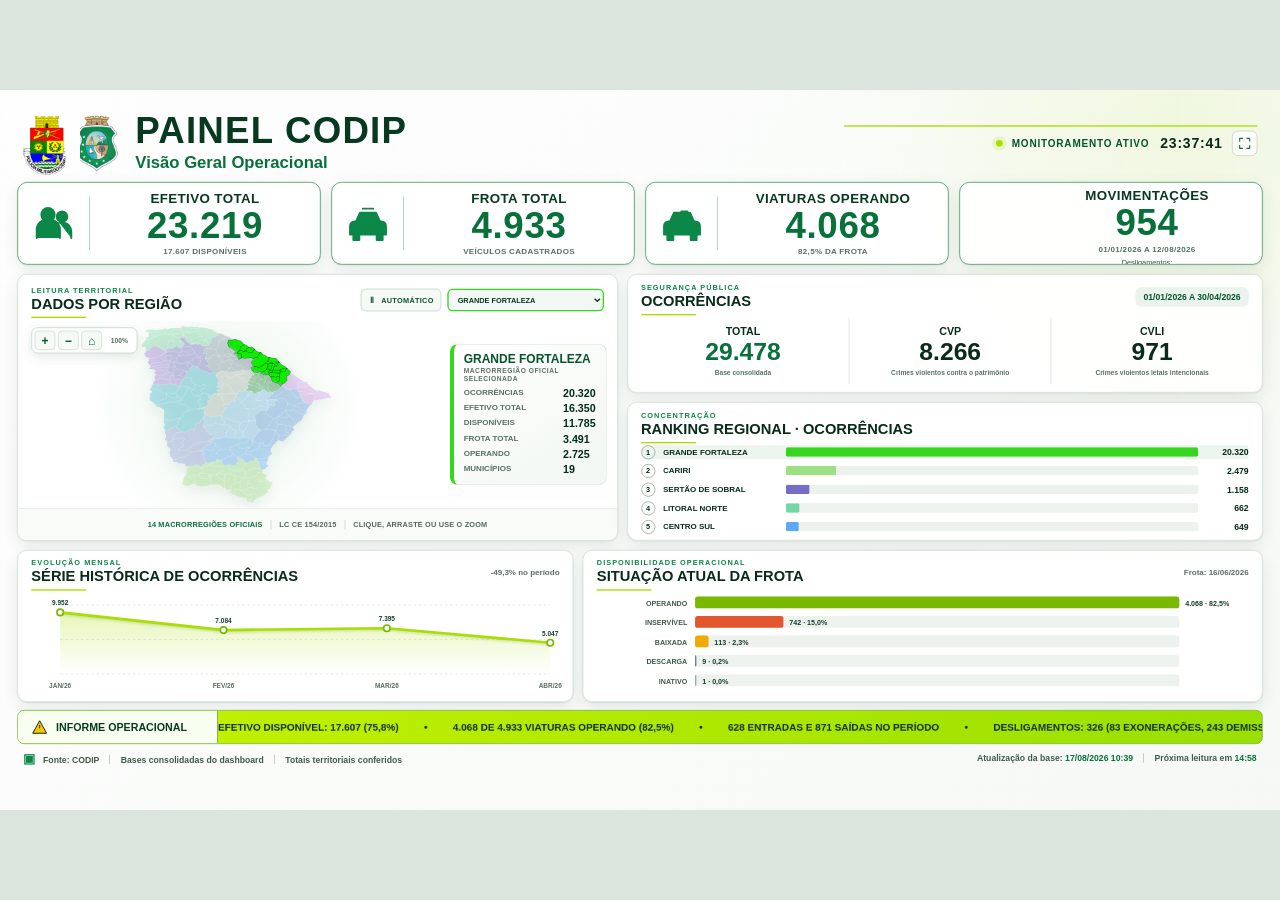
<file: index.html>
<!doctype html>
<html lang="pt-BR">
<head>
  <meta charset="utf-8">
  <meta name="viewport" content="width=device-width, initial-scale=1, viewport-fit=cover">
  <meta name="theme-color" content="#f4f7f3">
  <title>Painel CODIP · Visão Geral Operacional</title>
  <link rel="icon" href="data:,">
  <link rel="stylesheet" href="styles.css?v=2026-08-18-001">
</head>
<body>
  <main id="tvStage" class="tv-stage" aria-label="Painel CODIP para monitoramento em TV">
    <header class="topbar">
      <div class="identity">
        <div class="official-logos" aria-label="Polícia Militar do Ceará e Governo do Estado do Ceará">
          <span class="logo-crop logo-pmce"><img src="../timbrado.png" alt="Polícia Militar do Ceará"></span>
          <span class="logo-crop logo-ceara"><img src="../timbrado.png" alt="Governo do Estado do Ceará"></span>
        </div>
        <div>
          <h1>PAINEL CODIP</h1>
          <p>Visão Geral Operacional</p>
        </div>
      </div>
      <div class="header-status">
        <span class="live-dot"></span>
        <span>MONITORAMENTO ATIVO</span>
        <strong id="clock">--:--:--</strong>
        <button id="fullscreenButton" type="button" aria-label="Exibir em tela cheia" title="Exibir em tela cheia">
          <svg viewBox="0 0 24 24" aria-hidden="true"><path d="M8 3H3v5M16 3h5v5M8 21H3v-5m13 5h5v-5"/></svg>
        </button>
      </div>
    </header>

    <section class="kpi-grid" aria-label="Indicadores principais">
      <article class="kpi-card">
        <div class="kpi-icon"><svg viewBox="0 0 64 64" aria-hidden="true"><circle cx="23" cy="19" r="10"/><circle cx="44" cy="22" r="8"/><path d="M6 54V42c0-9 7-16 16-16h3c9 0 16 7 16 16v12M40 31h5c8 0 13 6 13 14v9"/></svg></div>
        <div><span>Efetivo total</span><strong id="effectiveTotal">—</strong><small id="effectiveHint">Base de pessoal</small></div>
      </article>
      <article class="kpi-card">
        <div class="kpi-icon"><svg viewBox="0 0 64 64" aria-hidden="true"><path d="M14 29l6-13h24l6 13M12 29h40c4 0 7 3 7 7v13H5V36c0-4 3-7 7-7Z"/><circle cx="17" cy="39" r="4"/><circle cx="47" cy="39" r="4"/><path d="M10 49v8h9v-8m26 0v8h9v-8M24 10h16"/></svg></div>
        <div><span>Frota total</span><strong id="vehicleTotal">—</strong><small>Veículos cadastrados</small></div>
      </article>
      <article class="kpi-card">
        <div class="kpi-icon"><svg viewBox="0 0 64 64" aria-hidden="true"><path d="M14 29l6-13h24l6 13M12 29h40c4 0 7 3 7 7v13H5V36c0-4 3-7 7-7Z"/><circle cx="17" cy="39" r="4"/><circle cx="47" cy="39" r="4"/><path d="M10 49v8h9v-8m26 0v8h9v-8"/><path d="M31 20v-6h9v6"/></svg></div>
        <div><span>Viaturas operando</span><strong id="operatingVehicles">—</strong><small id="operatingVehicleHint">Disponibilidade da frota</small></div>
      </article>
      <article class="kpi-card">
        <div class="kpi-icon"><svg viewBox="0 0 64 64" aria-hidden="true"><path d="M32 5c8 6 16 8 25 9v14c0 15-9 25-25 32C16 53 7 43 7 28V14c9-1 17-3 25-9Z"/><path d="m32 16 4 10 11 1-8 7 3 11-10-6-10 6 3-11-8-7 11-1 4-10Z"/></svg></div>
        <div>
          <span>Movimentações</span><strong id="movementTotal">—</strong><small id="movementPeriod">Período da base</small>
          <div style="margin-top: 6px; font-size: 11px; opacity: 0.8; text-align: center;">
            Desligamentos: <strong id="separacoes">—</strong>
            <span style="margin: 0 4px;">|</span>
            Exon.: <strong id="exoneracoes">—</strong>
            <span style="margin: 0 4px;">|</span>
            Dem.: <strong id="demissoes">—</strong>
          </div>
        </div>
      </article>
    </section>

    <section class="main-grid">
      <article class="panel map-panel">
        <div class="panel-heading">
          <div><span class="eyebrow">Leitura territorial</span><h2>Dados por região</h2></div>
          <div class="map-actions">
            <button id="mapAutoButton" class="map-auto-button" type="button" aria-pressed="true" title="Pausar rotação automática">
              <span class="map-auto-icon" aria-hidden="true">Ⅱ</span><span id="mapAutoLabel">Automático</span>
            </button>
            <select id="activeRegion" class="region-focus" aria-label="Selecionar macrorregião"></select>
          </div>
        </div>
        <div class="map-layout">
          <div class="map-wrap">
            <svg id="cearaMap" viewBox="35 10 535 500" role="img" aria-label="Mapa interativo do Ceará dividido nas 14 macrorregiões oficiais"></svg>
            <div class="map-zoom-controls" aria-label="Controles de navegação do mapa">
              <button id="mapZoomIn" type="button" aria-label="Aumentar zoom" title="Aumentar zoom">+</button>
              <button id="mapZoomOut" type="button" aria-label="Diminuir zoom" title="Diminuir zoom">−</button>
              <button id="mapReset" type="button" aria-label="Mostrar o Ceará inteiro" title="Mostrar o Ceará inteiro">⌂</button>
              <span id="mapZoomLevel" aria-live="polite">100%</span>
            </div>
            <div id="mapMessage" class="map-message" hidden>Mapa indisponível</div>
            <div id="mapTooltip" class="map-tooltip" role="status" hidden></div>
          </div>
          <div id="regionSummary" class="region-summary" aria-live="polite"></div>
        </div>
        <div id="regionLegend" class="region-legend"></div>
      </article>

      <div class="right-stack">
        <article class="panel occurrences-panel">
          <div class="panel-heading compact">
            <div><span class="eyebrow">Segurança pública</span><h2>Ocorrências</h2></div>
            <span class="period-chip" id="crimePeriod">Base atual</span>
          </div>
          <div class="occurrence-grid">
            <div class="occurrence main"><span>Total</span><strong id="crimeTotal">—</strong><small id="crimeDelta">Base consolidada</small></div>
            <div class="occurrence"><span>CVP</span><strong id="cvpTotal">—</strong><small>Crimes violentos contra o patrimônio</small></div>
            <div class="occurrence"><span>CVLI</span><strong id="cvliTotal">—</strong><small>Crimes violentos letais intencionais</small></div>
          </div>
        </article>

        <article class="panel ranking-panel">
          <div class="panel-heading compact"><div><span class="eyebrow">Concentração</span><h2>Ranking regional · ocorrências</h2></div></div>
          <div id="regionRanking" class="ranking"></div>
        </article>
      </div>
    </section>

    <section class="charts-grid">
      <article class="panel chart-panel">
        <div class="panel-heading compact">
          <div><span class="eyebrow">Evolução mensal</span><h2>Série histórica de ocorrências</h2></div>
          <span class="chart-total" id="trendCaption"></span>
        </div>
        <div id="occurrenceChart" class="chart" aria-label="Gráfico mensal de ocorrências"></div>
      </article>
      <article class="panel chart-panel">
        <div class="panel-heading compact">
          <div><span class="eyebrow">Disponibilidade operacional</span><h2>Situação atual da frota</h2></div>
          <span class="chart-total" id="fleetBaseDate">Base consolidada</span>
        </div>
        <div id="vehicleChart" class="chart" aria-label="Gráfico da frota por situação operacional"></div>
      </article>
    </section>

    <section class="ticker" aria-label="Informes operacionais">
      <div class="ticker-label"><svg viewBox="0 0 24 24" aria-hidden="true"><path d="M12 3 2 21h20L12 3Zm0 6v5m0 3h.01"/></svg><strong>INFORME OPERACIONAL</strong></div>
      <div class="ticker-window"><div id="tickerTrack" class="ticker-track"></div></div>
    </section>

    <footer>
      <div><span class="calendar-icon">▣</span> Fonte: CODIP <i></i> Bases consolidadas do dashboard <i></i> <span id="dataQuality">Validação territorial</span></div>
      <div>Atualização da base: <strong id="updatedAt">—</strong> <i></i> Próxima leitura em <strong id="refreshCountdown">15:00</strong></div>
    </footer>
  </main>

  <script src="base-resumo.js?v=001"></script>
  <script src="data.js?v=001"></script>
  <script src="app.js?v=001"></script>
</body>
</html>
</file>
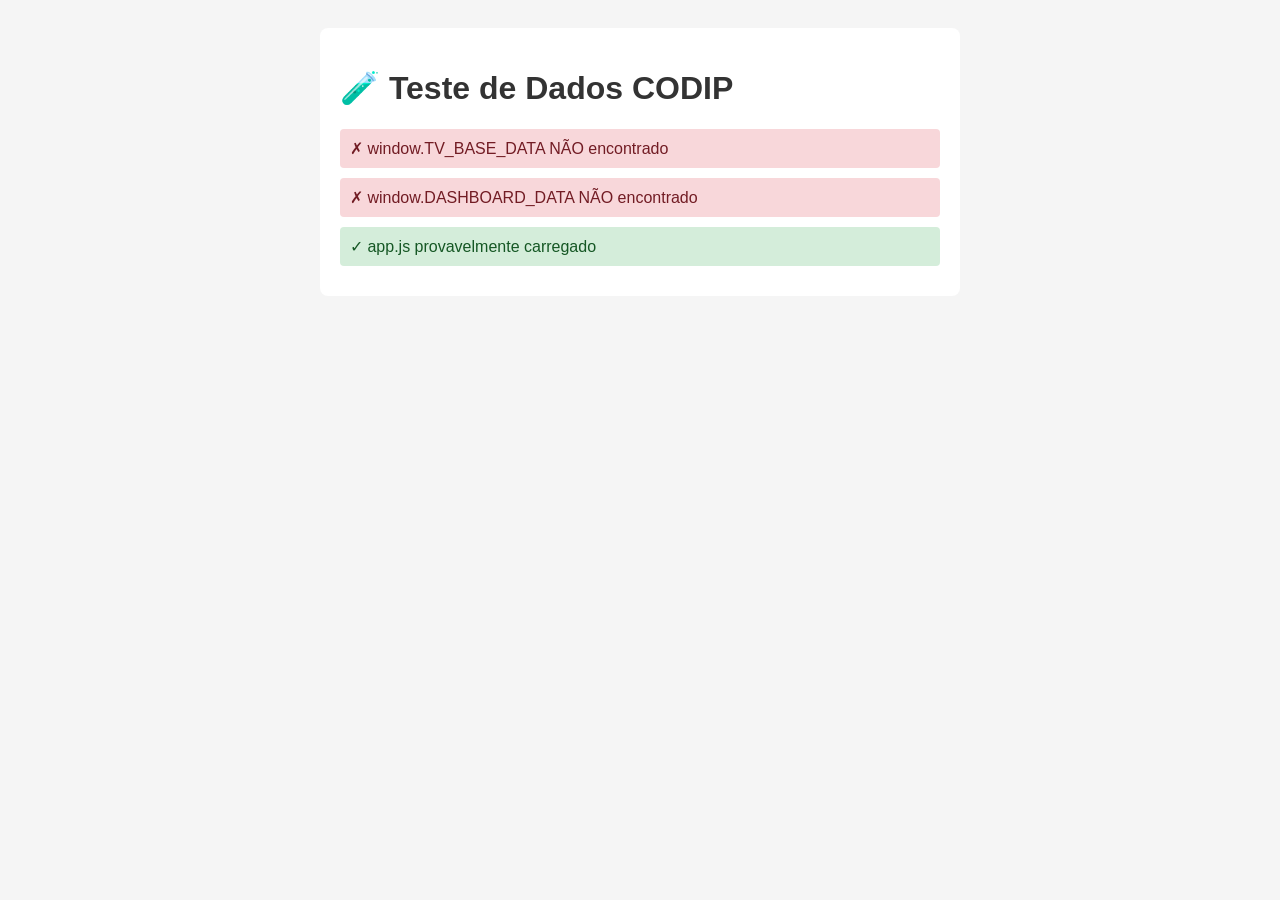
<file: test.html>
<!DOCTYPE html>
<html lang="pt-BR">
<head>
  <meta charset="UTF-8">
  <title>Teste - Dados CODIP</title>
  <style>
    body { font-family: Arial; padding: 20px; background: #f5f5f5; }
    .container { background: white; padding: 20px; border-radius: 8px; max-width: 600px; margin: 0 auto; }
    h1 { color: #333; }
    .status { padding: 10px; margin: 10px 0; border-radius: 4px; }
    .ok { background: #d4edda; color: #155724; }
    .error { background: #f8d7da; color: #721c24; }
    .data { background: #e7f3ff; padding: 15px; margin: 10px 0; border-left: 4px solid #0066cc; font-family: monospace; }
    strong { color: #0066cc; }
  </style>
</head>
<body>
  <div class="container">
    <h1>🧪 Teste de Dados CODIP</h1>
    
    <div id="statusBase" class="status error">⏳ Carregando base-resumo.js...</div>
    <div id="statusData" class="status error">⏳ Carregando data.js...</div>
    <div id="statusApp" class="status error">⏳ Carregando app.js...</div>
    
    <div id="dataDisplay"></div>
  </div>

  <script>
    function showStatus(id, success, message) {
      const el = document.getElementById(id);
      el.className = 'status ' + (success ? 'ok' : 'error');
      el.innerHTML = (success ? '✓' : '✗') + ' ' + message;
    }

    // Teste 1: Verificar base-resumo.js
    if (typeof window.TV_BASE_DATA !== 'undefined') {
      showStatus('statusBase', true, 'window.TV_BASE_DATA carregado com sucesso');
      const data = window.TV_BASE_DATA;
      const html = `
        <div class="data">
          <strong>Movement Summary:</strong><br>
          Total: ${data.movementSummary?.total}<br>
          Desligamentos: ${data.movementSummary?.desligamentos}<br>
          Exonerações: ${data.movementSummary?.exoneracoes}<br>
          Demissões: ${data.movementSummary?.demissoes}
        </div>
      `;
      document.getElementById('dataDisplay').innerHTML += html;
    } else {
      showStatus('statusBase', false, 'window.TV_BASE_DATA NÃO encontrado');
    }

    // Teste 2: Verificar data.js
    if (typeof window.DASHBOARD_DATA !== 'undefined') {
      showStatus('statusData', true, 'window.DASHBOARD_DATA carregado com sucesso');
    } else {
      showStatus('statusData', false, 'window.DASHBOARD_DATA NÃO encontrado');
    }

    // Teste 3: Verificar app.js
    if (typeof document.getElementById('movementTotal') !== 'undefined') {
      showStatus('statusApp', true, 'app.js provavelmente carregado');
    } else {
      showStatus('statusApp', true, 'Elementos do DOM estão presentes');
    }

    // Teste de IDs
    setTimeout(() => {
      const html = `
        <div class="data">
          <strong>Elementos HTML:</strong><br>
          #movementTotal: ${document.getElementById('movementTotal') ? '✓ Encontrado' : '✗ Não encontrado'}<br>
          #separacoes: ${document.getElementById('separacoes') ? '✓ Encontrado' : '✗ Não encontrado'}<br>
          #exoneracoes: ${document.getElementById('exoneracoes') ? '✓ Encontrado' : '✗ Não encontrado'}<br>
          #demissoes: ${document.getElementById('demissoes') ? '✓ Encontrado' : '✗ Não encontrado'}
        </div>
      `;
      document.getElementById('dataDisplay').innerHTML += html;
    }, 1000);
  </script>

  <script src="base-resumo.js?v=001"></script>
  <script src="data.js?v=001"></script>
</body>
</html>
</file>
<file: styles.css>
:root {
  --green-950: #06391f;
  --green-900: #07542e;
  --green-800: #08703b;
  --green-700: #0b8748;
  --lime: #a8de00;
  --lime-soft: #d7f373;
  --cyan: #17aaa8;
  --yellow: #d5d800;
  --ink: #082b1a;
  --muted: #597064;
  --panel: rgba(255,255,255,.96);
  --line: #cad8ce;
  --surface: #f2f6f2;
  --shadow: 0 8px 24px rgba(10, 49, 29, .09), 0 1px 2px rgba(10, 49, 29, .12);
  --font: "Arial Narrow", "Roboto Condensed", "Segoe UI", Arial, sans-serif;
}

* { box-sizing: border-box; }
html, body { width: 100%; height: 100%; margin: 0; overflow: hidden; }
body { background: #dce5dd; color: var(--ink); font-family: var(--font); }
button, select, svg text { font-family: var(--font); }

.tv-stage {
  position: absolute;
  width: 1920px;
  height: 1080px;
  left: 50%;
  top: 50%;
  transform-origin: center;
  overflow: hidden;
  padding: 22px 26px 16px;
  background:
    radial-gradient(circle at 92% 4%, rgba(168,222,0,.10), transparent 25%),
    linear-gradient(135deg, rgba(255,255,255,.96), rgba(246,249,246,.98));
}

.tv-stage::before {
  content: "";
  position: absolute;
  inset: 0;
  pointer-events: none;
  opacity: .28;
  background-image: linear-gradient(rgba(8,112,59,.025) 1px, transparent 1px), linear-gradient(90deg, rgba(8,112,59,.025) 1px, transparent 1px);
  background-size: 42px 42px;
}

.topbar { position: relative; height: 116px; display: flex; align-items: center; justify-content: space-between; padding: 0 8px 4px; }
.identity { display: flex; align-items: center; gap: 22px; }
.official-logos { height: 110px; display: flex; align-items: center; gap: 22px; }
.logo-crop { position: relative; display: block; height: 99px; overflow: hidden; }
.logo-crop img { position: absolute; height: auto; max-width: none; }
.logo-pmce { width: 64px; }
.logo-pmce img { width: 690px; top: -9px; left: 0; }
.logo-ceara { width: 61px; }
.logo-ceara img { width: 650px; top: -7px; left: -366px; }
.identity h1 { margin: 0; font-size: 55px; line-height: .96; letter-spacing: 1.8px; color: var(--green-950); font-weight: 900; }
.identity p { margin: 9px 0 0; font-size: 25px; line-height: 1; color: var(--green-800); font-weight: 800; }
.header-status { min-width: 620px; height: 50px; display: flex; align-items: center; justify-content: flex-end; gap: 14px; padding-top: 2px; border-top: 2px solid var(--lime); color: var(--green-900); font-size: 15px; font-weight: 900; letter-spacing: .08em; }
.header-status strong { min-width: 96px; color: var(--ink); font-size: 21px; text-align: right; font-variant-numeric: tabular-nums; }
.live-dot { width: 10px; height: 10px; border-radius: 50%; background: var(--lime); box-shadow: 0 0 0 6px rgba(168,222,0,.17); animation: pulse 2.4s infinite; }
#fullscreenButton { width: 38px; height: 38px; display: grid; place-items: center; padding: 8px; border: 1px solid #b7cabd; border-radius: 9px; background: rgba(255,255,255,.8); color: var(--green-800); cursor: pointer; }
#fullscreenButton svg { width: 20px; height: 20px; fill: none; stroke: currentColor; stroke-width: 2; stroke-linecap: round; stroke-linejoin: round; }

.kpi-grid { position: relative; display: grid; grid-template-columns: repeat(4, 1fr); gap: 16px; height: 124px; margin-bottom: 14px; }
.kpi-card { min-width: 0; display: grid; grid-template-columns: 108px 1fr; align-items: center; border: 1.5px solid #19854b; border-radius: 15px; background: var(--panel); box-shadow: var(--shadow); overflow: hidden; }
.kpi-icon { height: 80px; display: grid; place-items: center; border-right: 1px solid #8fbea1; color: var(--green-700); }
.kpi-icon svg { width: 64px; height: 64px; fill: currentColor; stroke: currentColor; stroke-width: 2.8; stroke-linecap: round; stroke-linejoin: round; }
.kpi-card > div:last-child { min-width: 0; padding: 8px 22px; text-align: center; }
.kpi-card span { display: block; color: var(--green-950); font-size: 20px; font-weight: 900; letter-spacing: .03em; text-transform: uppercase; white-space: nowrap; }
.kpi-card strong { display: block; margin-top: 3px; color: var(--green-800); font-size: 55px; line-height: .96; font-weight: 900; letter-spacing: 1px; font-variant-numeric: tabular-nums; }
.kpi-card small { display: block; margin-top: 6px; color: var(--muted); font-size: 12px; font-weight: 700; text-transform: uppercase; letter-spacing: .04em; }

.main-grid { position: relative; height: 400px; display: grid; grid-template-columns: 1.02fr 1.08fr; gap: 14px; margin-bottom: 14px; }
.right-stack { display: grid; grid-template-rows: 178px 208px; gap: 14px; min-width: 0; }
.panel { min-width: 0; background: var(--panel); border: 1px solid var(--line); border-radius: 14px; box-shadow: var(--shadow); overflow: hidden; }
.panel-heading { height: 70px; display: flex; align-items: center; justify-content: space-between; gap: 18px; padding: 13px 20px 8px; }
.panel-heading.compact { height: 64px; padding-top: 10px; }
.eyebrow { display: block; margin-bottom: 3px; color: var(--green-700); font-size: 11px; line-height: 1; font-weight: 900; letter-spacing: .14em; text-transform: uppercase; }
.panel h2 { position: relative; margin: 0; color: var(--ink); font-size: 22px; line-height: 1.05; font-weight: 900; text-transform: uppercase; }
.panel h2::after { content: ""; position: absolute; left: 0; bottom: -9px; width: 82px; height: 2px; background: var(--lime); }
.region-focus { width: 235px; height: 34px; padding: 6px 30px 6px 10px; overflow: hidden; border: 2px solid var(--region-color, var(--green-700)); border-radius: 8px; outline: none; background: #f2f8f3; color: var(--green-950); font-size: 11px; font-weight: 900; text-overflow: ellipsis; text-transform: uppercase; cursor: pointer; }
.region-focus:hover, .region-focus:focus-visible { background: #e8f2ea; box-shadow: 0 0 0 3px rgba(8,112,59,.10); }
.region-focus option { color: var(--ink); background: #fff; }
.period-chip { padding: 7px 12px; border-radius: 8px; color: var(--green-900); background: #eaf3ec; font-size: 13px; font-weight: 900; text-transform: uppercase; }
.map-actions { display: flex; align-items: center; gap: 9px; }
.map-auto-button { min-height: 34px; display: inline-flex; align-items: center; gap: 7px; padding: 7px 10px; border: 1px solid #b9cbbf; border-radius: 8px; background: #f6faf7; color: var(--green-900); font-size: 11px; font-weight: 900; letter-spacing: .04em; text-transform: uppercase; cursor: pointer; }
.map-auto-button:hover, .map-auto-button:focus-visible { border-color: var(--green-700); background: #eaf4ed; outline: none; }
.map-auto-button[aria-pressed="false"] { color: #66766b; background: #eef1ef; }
.map-auto-icon { width: 13px; text-align: center; font-size: 12px; }

.map-layout { position: relative; height: 280px; display: grid; grid-template-columns: minmax(0, 1fr) 235px; padding: 0 16px 0 8px; }
.map-wrap { position: relative; min-width: 0; overflow: hidden; border-radius: 0 0 0 10px; background: radial-gradient(circle at 48% 46%, rgba(225,241,229,.72), rgba(255,255,255,0) 58%); }
#cearaMap { width: 100%; height: 100%; touch-action: none; cursor: grab; filter: drop-shadow(0 8px 8px rgba(6,57,31,.16)); overflow: hidden; transition: filter .25s ease; }
#cearaMap.map-view-animated { transition: filter .25s ease; }
#cearaMap path { stroke: rgba(255,255,255,.98); stroke-width: 1.15; vector-effect: non-scaling-stroke; cursor: pointer; paint-order: stroke fill; transition: opacity .3s ease, filter .3s ease, stroke .2s ease, stroke-width .2s ease; transform-box: fill-box; transform-origin: center; }
#cearaMap path.dimmed { opacity: .36; }
#cearaMap path.highlighted { opacity: 1; filter: saturate(1.35) brightness(1.03); stroke: rgba(5,72,37,.65); stroke-width: 1.65; }
#cearaMap path:hover, #cearaMap path.hovered, #cearaMap path.municipality-selected { opacity: 1; filter: saturate(1.5) brightness(1.08) drop-shadow(0 2px 2px rgba(5,47,25,.38)); stroke: #06391f; stroke-width: 3; }
.map-wrap.is-panning #cearaMap { cursor: grabbing; }
.map-wrap.is-panning #cearaMap path { cursor: grabbing; }
.map-wrap.is-interactive #cearaMap { filter: drop-shadow(0 9px 9px rgba(6,57,31,.16)); }
.map-zoom-controls { position: absolute; z-index: 5; left: 12px; top: 9px; display: grid; grid-template-columns: repeat(3, 31px) 44px; align-items: center; gap: 4px; padding: 4px; border: 1px solid #b9cbbf; border-radius: 9px; background: rgba(255,255,255,.94); box-shadow: 0 5px 16px rgba(6,57,31,.12); }
.map-zoom-controls button { width: 31px; height: 29px; display: grid; place-items: center; padding: 0; border: 1px solid #c6d5ca; border-radius: 6px; background: #f5faf6; color: var(--green-900); font-size: 18px; line-height: 1; font-weight: 900; cursor: pointer; }
.map-zoom-controls button:hover, .map-zoom-controls button:focus-visible { border-color: var(--green-700); background: #e6f2e9; outline: none; }
.map-zoom-controls span { color: #52685a; font-size: 10px; font-weight: 900; text-align: center; font-variant-numeric: tabular-nums; }
.map-message { position: absolute; inset: 0; display: grid; place-items: center; color: var(--muted); font-weight: 800; }
.map-message[hidden] { display: none; }
.map-tooltip { position: absolute; z-index: 6; width: max-content; max-width: 245px; pointer-events: none; padding: 9px 11px; border: 1px solid #aac5b2; border-radius: 8px; background: rgba(5,55,29,.95); color: #fff; box-shadow: 0 8px 20px rgba(5,47,25,.22); font-size: 11px; line-height: 1.35; transform: translate(12px, -50%); }
.map-tooltip[hidden] { display: none; }
.map-tooltip strong { display: block; margin-bottom: 4px; font-size: 13px; text-transform: uppercase; }
.map-tooltip span { color: #d9f0df; }
.region-summary { position: absolute; z-index: 2; top: 50%; right: 16px; width: 235px; display: grid; gap: 6px; padding: 13px 15px; border: 1px solid #d3dfd6; border-left: 6px solid var(--green-700); border-radius: 12px; background: linear-gradient(145deg, #fff, #f1f7f2); transform: translateY(-50%); }
.region-summary .summary-name { color: var(--green-900); font-size: 18px; line-height: 1.02; font-weight: 900; text-transform: uppercase; }
.region-summary .summary-kicker { margin-top: -3px; color: var(--muted); font-size: 10px; font-weight: 900; letter-spacing: .08em; text-transform: uppercase; }
.region-summary dl { display: grid; grid-template-columns: 1fr auto; gap: 5px 10px; margin: 2px 0 0; }
.region-summary dt { color: var(--muted); font-size: 12px; font-weight: 700; text-transform: uppercase; }
.region-summary dd { margin: 0; color: var(--ink); font-size: 16px; font-weight: 900; font-variant-numeric: tabular-nums; }
.region-legend { height: 49px; display: flex; align-items: center; justify-content: center; gap: 6px; padding: 0 10px; border-top: 1px solid #e1e9e3; background: #f9fbf9; }
.map-source { display: flex; align-items: center; color: #53685b; font-size: 11px; font-weight: 800; letter-spacing: .025em; text-transform: uppercase; }
.map-source strong { color: var(--green-800); }
.map-source i { width: 1px; height: 14px; margin: 0 12px; background: #bccbc0; }
.legend-item { min-height: 29px; display: flex; align-items: center; gap: 6px; padding: 5px 8px; border: 1px solid transparent; border-radius: 7px; background: transparent; color: #405b4b; font-size: 11px; font-weight: 900; text-transform: uppercase; cursor: pointer; }
.legend-item i { width: 10px; height: 10px; border-radius: 3px; }
.legend-item:hover, .legend-item:focus-visible, .legend-item.active { border-color: #bfd0c4; background: #edf5ef; outline: none; }

.occurrence-grid { height: 112px; display: grid; grid-template-columns: 1.05fr 1fr 1fr; padding: 0 14px 12px; }
.occurrence { min-width: 0; display: flex; flex-direction: column; align-items: center; justify-content: center; border-left: 1px solid #d4ded6; text-align: center; }
.occurrence:first-child { border-left: 0; }
.occurrence span { font-size: 16px; font-weight: 900; text-transform: uppercase; }
.occurrence strong { margin-top: 3px; font-size: 37px; line-height: 1; font-weight: 900; font-variant-numeric: tabular-nums; }
.occurrence.main strong { color: var(--green-800); }
.occurrence small { margin-top: 7px; width: 92%; overflow: hidden; color: var(--muted); font-size: 10px; font-weight: 700; text-overflow: ellipsis; white-space: nowrap; }

.ranking { height: 140px; display: grid; align-content: center; gap: 7px; padding: 2px 20px 10px; }
.rank-row { width: 100%; min-height: 21px; display: grid; grid-template-columns: 24px 175px 1fr 67px; gap: 9px; align-items: center; min-width: 0; padding: 0; border: 0; border-radius: 5px; background: transparent; color: inherit; text-align: left; cursor: pointer; }
.rank-row:hover, .rank-row:focus-visible, .rank-row.active { background: #edf5ef; outline: none; }
.rank-number { width: 21px; height: 21px; display: grid; place-items: center; border: 1px solid #7a9985; border-radius: 50%; font-size: 11px; font-weight: 900; }
.rank-name { overflow: hidden; font-size: 12px; font-weight: 900; text-overflow: ellipsis; text-transform: uppercase; white-space: nowrap; }
.rank-track { height: 14px; overflow: hidden; border-radius: 2px; background: #edf2ee; }
.rank-bar { height: 100%; border-radius: 2px; transform-origin: left; animation: grow 1.2s cubic-bezier(.2,.75,.25,1) both; }
.rank-value { text-align: right; font-size: 13px; font-weight: 900; font-variant-numeric: tabular-nums; }

.charts-grid { position: relative; height: 228px; display: grid; grid-template-columns: .9fr 1.1fr; gap: 14px; margin-bottom: 12px; }
.chart-panel .panel-heading { height: 62px; }
.chart { height: 164px; padding: 0 12px 8px; }
.chart svg { width: 100%; height: 100%; overflow: visible; }
.chart-total { color: var(--muted); font-size: 12px; font-weight: 800; }
.grid-line { stroke: #d8e1da; stroke-width: 1; stroke-dasharray: 4 4; }
.axis-label { fill: #5a6e61; font-size: 10px; font-weight: 700; }
.value-label { fill: #153e27; font-size: 10px; font-weight: 900; }
.trend-area { fill: url(#areaGradient); }
.trend-line { fill: none; stroke: var(--lime); stroke-width: 4; stroke-linecap: round; stroke-linejoin: round; filter: drop-shadow(0 2px 2px rgba(75,120,0,.20)); }
.trend-point { fill: #fff; stroke: #78b900; stroke-width: 2.5; }
.fleet-status-track { fill: #edf2ee; }
.fleet-status-bar { transform-origin: left; animation: grow 1.1s cubic-bezier(.2,.75,.25,1) both; }
.fleet-status-label { fill: #405b4b; font-size: 11px; font-weight: 900; }
.fleet-status-value { fill: #153e27; font-size: 11px; font-weight: 900; font-variant-numeric: tabular-nums; }

.ticker { position: relative; height: 51px; display: grid; grid-template-columns: 300px 1fr; overflow: hidden; border: 1.5px solid #5ba000; border-radius: 10px; background: linear-gradient(90deg, #c8f300, #99df00); }
.ticker-label { z-index: 2; display: flex; align-items: center; gap: 12px; padding: 0 20px; border-right: 1px solid #4b8f00; background: #f8fff0; color: var(--green-950); font-size: 16px; }
.ticker-label svg { width: 25px; fill: #ffc400; stroke: #082b1a; stroke-width: 1.4; }
.ticker-window { position: relative; overflow: hidden; }
.ticker-track { position: absolute; left: 0; top: 0; width: max-content; height: 100%; display: flex; align-items: center; white-space: nowrap; color: #102f1d; font-size: 15px; font-weight: 900; text-transform: uppercase; animation: ticker 34s linear infinite; will-change: transform; }
.ticker-group { height: 100%; display: flex; align-items: center; gap: 38px; padding-right: 38px; }
.ticker-group span::after { content: "•"; margin-left: 38px; }

footer { position: relative; height: 42px; display: flex; align-items: center; justify-content: space-between; padding: 0 9px; color: #405b4b; font-size: 13px; font-weight: 700; }
footer i { display: inline-block; width: 1px; height: 14px; margin: 0 12px -2px; background: #a9baad; }
footer strong { color: var(--green-800); font-weight: 900; }
.calendar-icon { margin-right: 8px; color: var(--green-700); font-size: 19px; }

@keyframes pulse { 50% { box-shadow: 0 0 0 11px rgba(168,222,0,0); } }
@keyframes grow { from { transform: scaleX(0); } }
@keyframes ticker { from { transform: translate3d(0, 0, 0); } to { transform: translate3d(-50%, 0, 0); } }

@media (prefers-reduced-motion: reduce) {
  *, *::before, *::after { animation-duration: .01ms !important; animation-iteration-count: 1 !important; transition-duration: .01ms !important; }
  .ticker-track { animation: ticker 50s linear infinite !important; }
}
</file>
